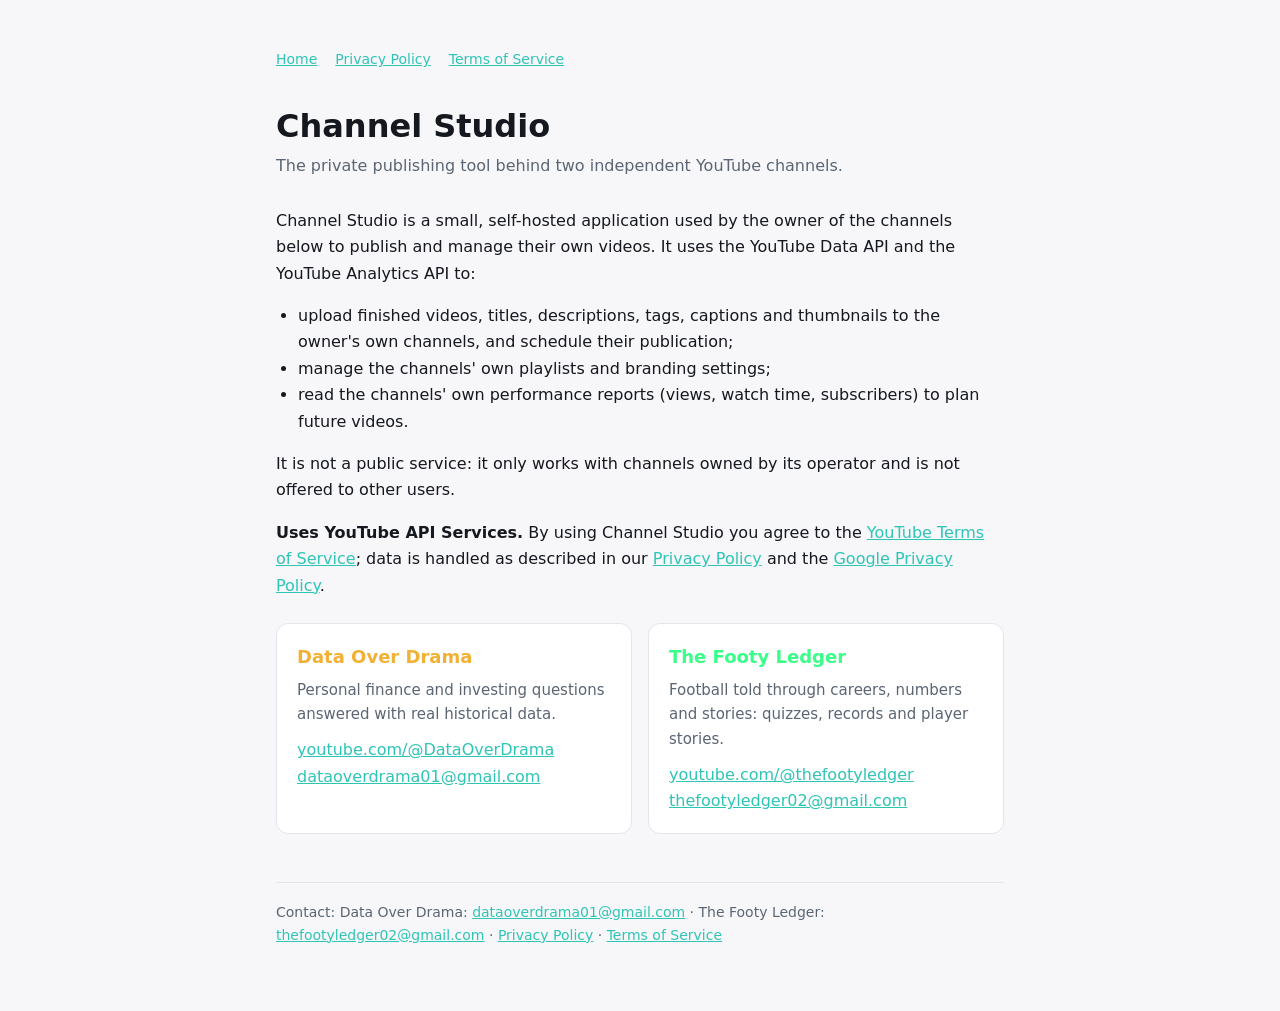
<file: index.html>
<!doctype html>
<html lang="en">
<head>
  <meta charset="utf-8">
  <meta name="viewport" content="width=device-width, initial-scale=1">
  <title>Channel Studio</title>
  <meta name="description" content="Channel Studio is the private publishing tool behind the YouTube channels Data Over Drama and The Footy Ledger.">
  <link rel="stylesheet" href="style.css">
</head>
<body>
<main>
  <header>
    <nav><a href="./">Home</a><a href="privacy.html">Privacy Policy</a><a href="terms.html">Terms of Service</a></nav>
  </header>
  <h1>Channel Studio</h1>
  <p class="sub">The private publishing tool behind two independent YouTube channels.</p>

  <p>Channel Studio is a small, self-hosted application used by the owner of the channels below to publish and manage their own videos. It uses the YouTube Data API and the YouTube Analytics API to:</p>
  <ul>
    <li>upload finished videos, titles, descriptions, tags, captions and thumbnails to the owner's own channels, and schedule their publication;</li>
    <li>manage the channels' own playlists and branding settings;</li>
    <li>read the channels' own performance reports (views, watch time, subscribers) to plan future videos.</li>
  </ul>
  <p>It is not a public service: it only works with channels owned by its operator and is not offered to other users.</p>

  <p><strong>Uses YouTube API Services.</strong> By using Channel Studio you agree to the <a href="https://www.youtube.com/t/terms">YouTube Terms of Service</a>; data is handled as described in our <a href="privacy.html">Privacy Policy</a> and the <a href="http://www.google.com/policies/privacy">Google Privacy Policy</a>.</p>

  <div class="cards">
    <div class="card dod">
      <h3>Data Over Drama</h3>
      <p>Personal finance and investing questions answered with real historical data.</p>
      <a href="https://www.youtube.com/@DataOverDrama">youtube.com/@DataOverDrama</a><br><a href="mailto:dataoverdrama01@gmail.com">dataoverdrama01@gmail.com</a>
    </div>
    <div class="card fl">
      <h3>The Footy Ledger</h3>
      <p>Football told through careers, numbers and stories: quizzes, records and player stories.</p>
      <a href="https://www.youtube.com/@thefootyledger">youtube.com/@thefootyledger</a><br><a href="mailto:thefootyledger02@gmail.com">thefootyledger02@gmail.com</a>
    </div>
  </div>

  <footer>
    Contact: Data Over Drama: <a href="mailto:dataoverdrama01@gmail.com">dataoverdrama01@gmail.com</a> · The Footy Ledger: <a href="mailto:thefootyledger02@gmail.com">thefootyledger02@gmail.com</a> · <a href="privacy.html">Privacy Policy</a> · <a href="terms.html">Terms of Service</a>
  </footer>
</main>
</body>
</html>
</file>
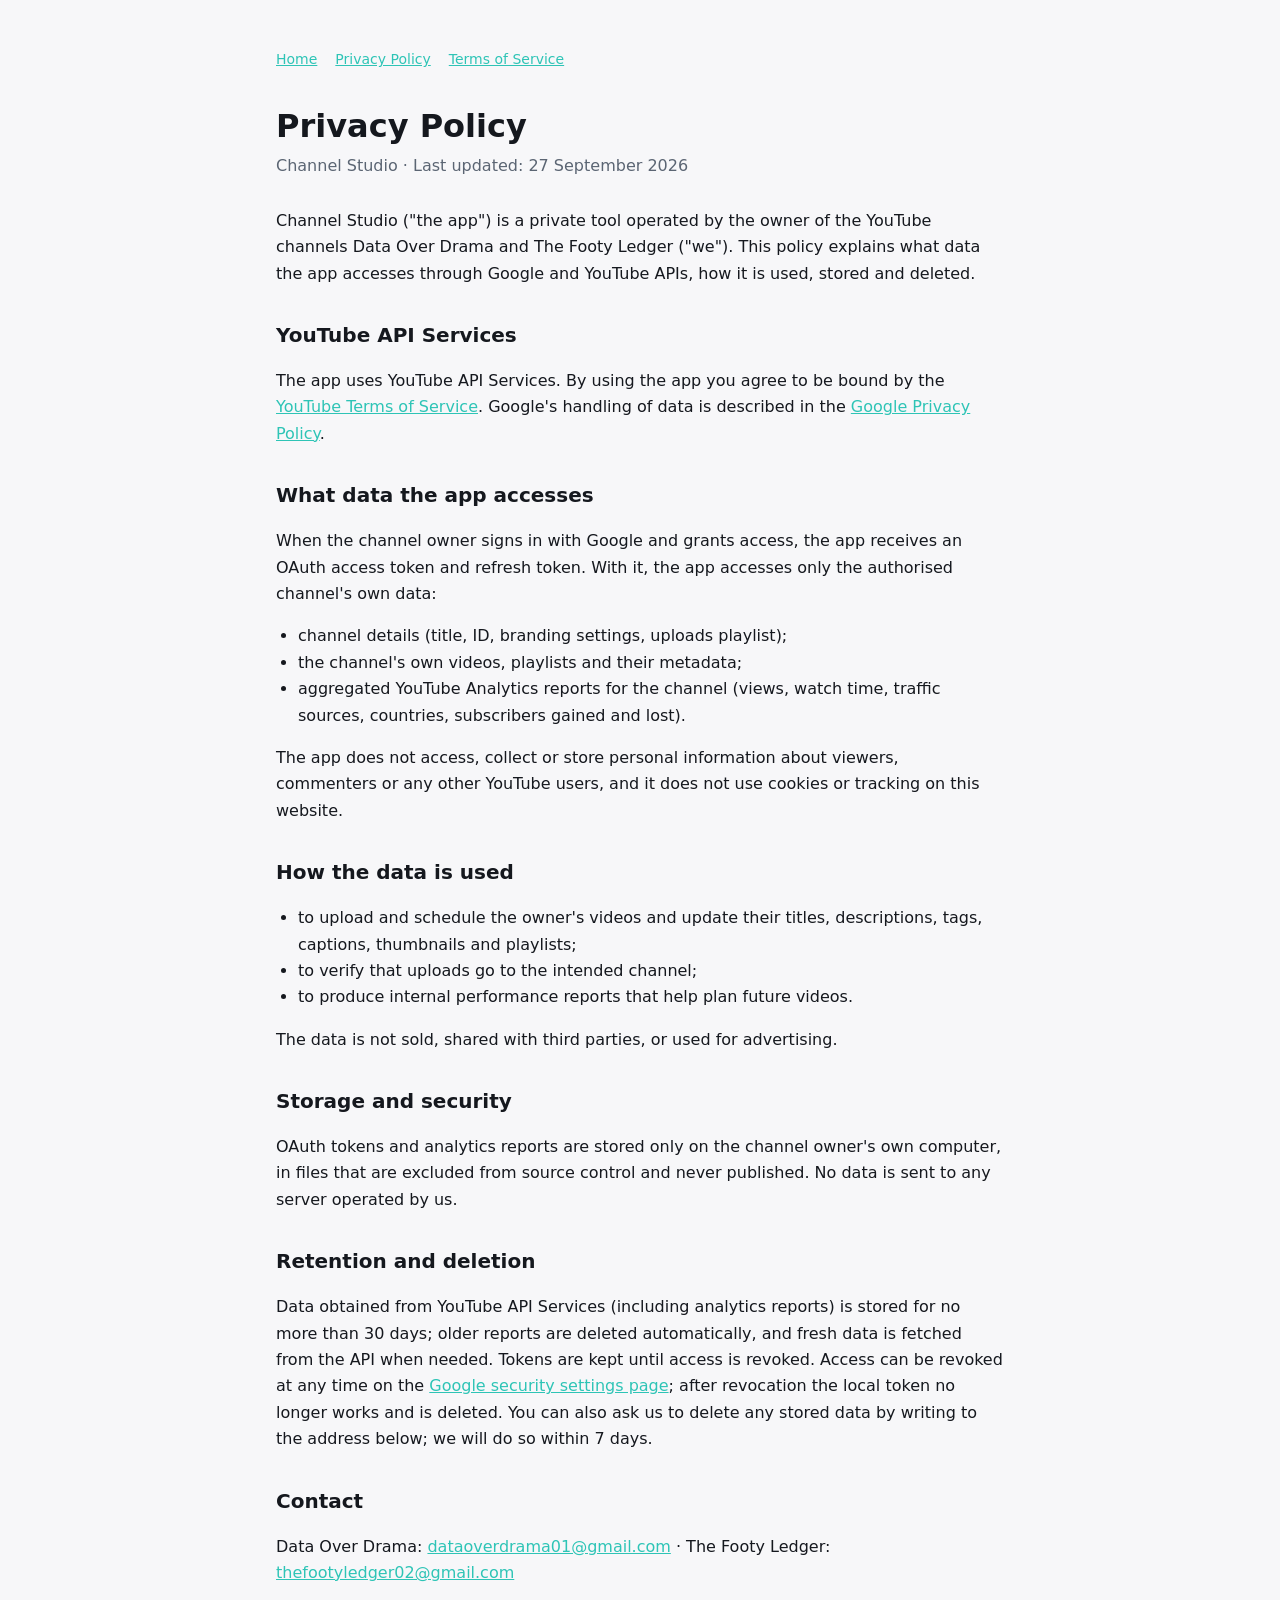
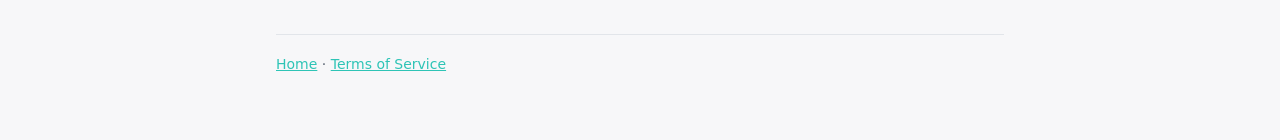
<file: privacy.html>
<!doctype html>
<html lang="en">
<head>
  <meta charset="utf-8">
  <meta name="viewport" content="width=device-width, initial-scale=1">
  <title>Privacy Policy</title>
  <meta name="description" content="Privacy Policy for Channel Studio, the publishing tool of Data Over Drama and The Footy Ledger.">
  <link rel="stylesheet" href="style.css">
</head>
<body>
<main>
  <header>
    <nav><a href="./">Home</a><a href="privacy.html">Privacy Policy</a><a href="terms.html">Terms of Service</a></nav>
  </header>
  <h1>Privacy Policy</h1>
  <p class="sub">Channel Studio · Last updated: 27 September 2026</p>

  <p>Channel Studio ("the app") is a private tool operated by the owner of the YouTube channels Data Over Drama and The Footy Ledger ("we"). This policy explains what data the app accesses through Google and YouTube APIs, how it is used, stored and deleted.</p>

  <h2>YouTube API Services</h2>
  <p>The app uses YouTube API Services. By using the app you agree to be bound by the <a href="https://www.youtube.com/t/terms">YouTube Terms of Service</a>. Google's handling of data is described in the <a href="http://www.google.com/policies/privacy">Google Privacy Policy</a>.</p>

  <h2>What data the app accesses</h2>
  <p>When the channel owner signs in with Google and grants access, the app receives an OAuth access token and refresh token. With it, the app accesses only the authorised channel's own data:</p>
  <ul>
    <li>channel details (title, ID, branding settings, uploads playlist);</li>
    <li>the channel's own videos, playlists and their metadata;</li>
    <li>aggregated YouTube Analytics reports for the channel (views, watch time, traffic sources, countries, subscribers gained and lost).</li>
  </ul>
  <p>The app does not access, collect or store personal information about viewers, commenters or any other YouTube users, and it does not use cookies or tracking on this website.</p>

  <h2>How the data is used</h2>
  <ul>
    <li>to upload and schedule the owner's videos and update their titles, descriptions, tags, captions, thumbnails and playlists;</li>
    <li>to verify that uploads go to the intended channel;</li>
    <li>to produce internal performance reports that help plan future videos.</li>
  </ul>
  <p>The data is not sold, shared with third parties, or used for advertising.</p>

  <h2>Storage and security</h2>
  <p>OAuth tokens and analytics reports are stored only on the channel owner's own computer, in files that are excluded from source control and never published. No data is sent to any server operated by us.</p>

  <h2>Retention and deletion</h2>
  <p>Data obtained from YouTube API Services (including analytics reports) is stored for no more than 30 days; older reports are deleted automatically, and fresh data is fetched from the API when needed. Tokens are kept until access is revoked. Access can be revoked at any time on the <a href="https://security.google.com/settings/security/permissions">Google security settings page</a>; after revocation the local token no longer works and is deleted. You can also ask us to delete any stored data by writing to the address below; we will do so within 7 days.</p>

  <h2>Contact</h2>
  <p>Data Over Drama: <a href="mailto:dataoverdrama01@gmail.com">dataoverdrama01@gmail.com</a> · The Footy Ledger: <a href="mailto:thefootyledger02@gmail.com">thefootyledger02@gmail.com</a></p>

  <footer><a href="./">Home</a> · <a href="terms.html">Terms of Service</a></footer>
</main>
</body>
</html>
</file>
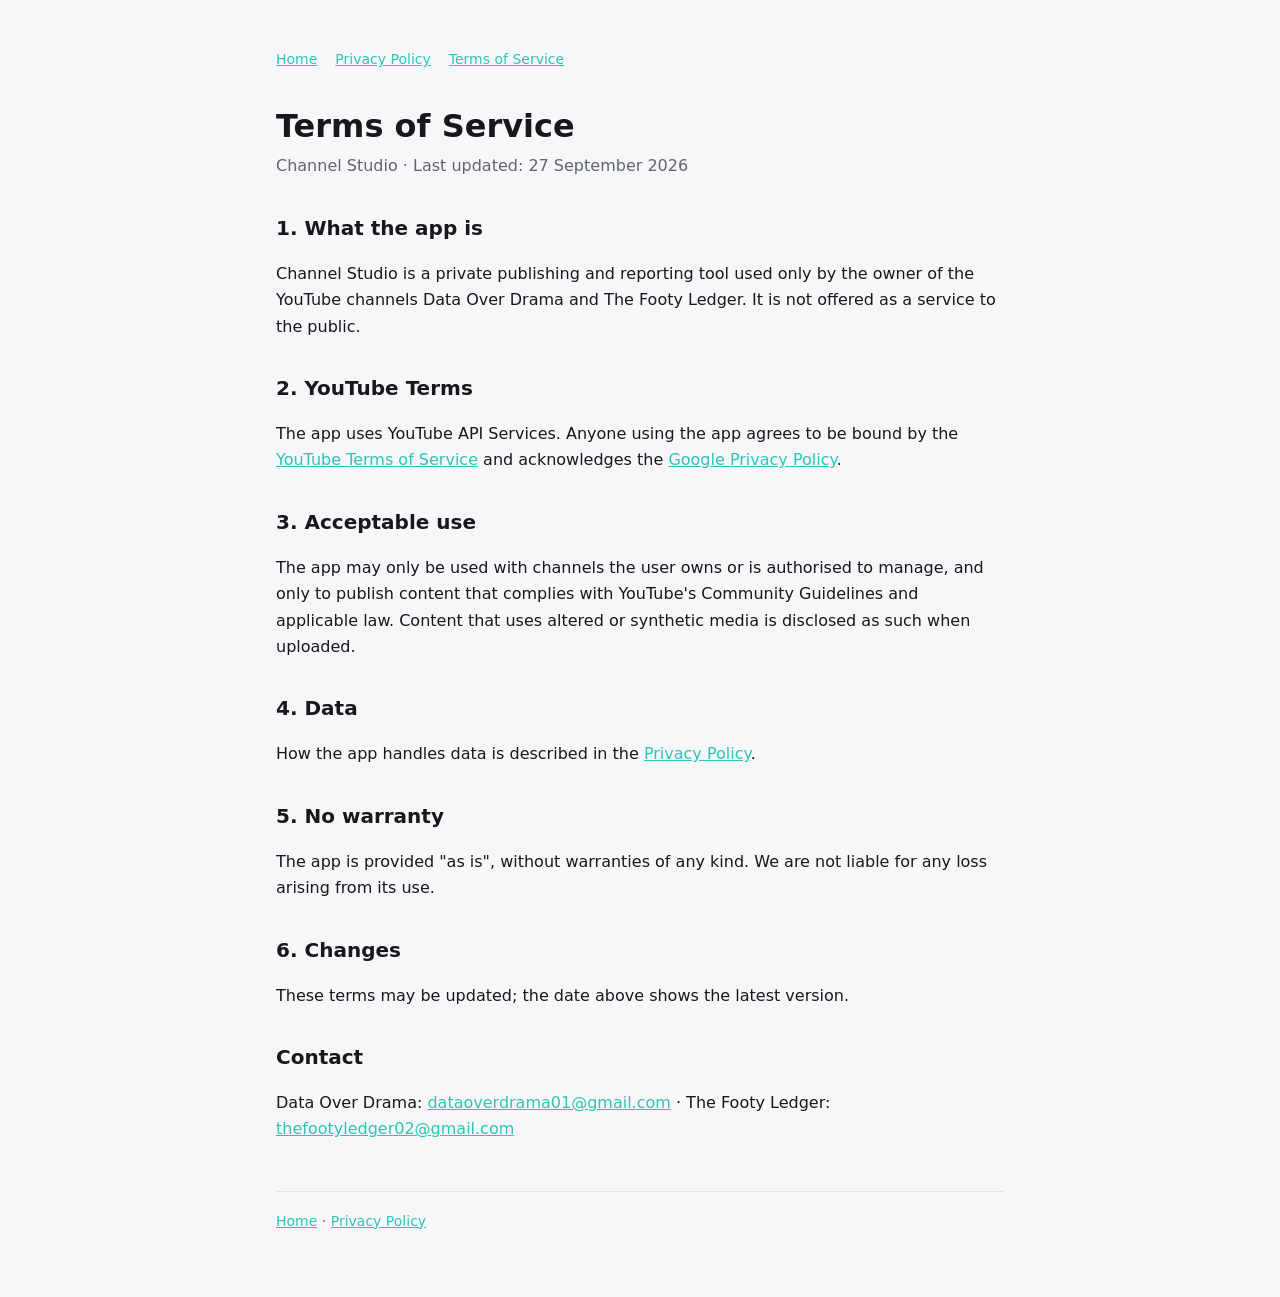
<file: terms.html>
<!doctype html>
<html lang="en">
<head>
  <meta charset="utf-8">
  <meta name="viewport" content="width=device-width, initial-scale=1">
  <title>Terms of Service</title>
  <meta name="description" content="Terms of Service for Channel Studio, the publishing tool of Data Over Drama and The Footy Ledger.">
  <link rel="stylesheet" href="style.css">
</head>
<body>
<main>
  <header>
    <nav><a href="./">Home</a><a href="privacy.html">Privacy Policy</a><a href="terms.html">Terms of Service</a></nav>
  </header>
  <h1>Terms of Service</h1>
  <p class="sub">Channel Studio · Last updated: 27 September 2026</p>

  <h2>1. What the app is</h2>
  <p>Channel Studio is a private publishing and reporting tool used only by the owner of the YouTube channels Data Over Drama and The Footy Ledger. It is not offered as a service to the public.</p>

  <h2>2. YouTube Terms</h2>
  <p>The app uses YouTube API Services. Anyone using the app agrees to be bound by the <a href="https://www.youtube.com/t/terms">YouTube Terms of Service</a> and acknowledges the <a href="http://www.google.com/policies/privacy">Google Privacy Policy</a>.</p>

  <h2>3. Acceptable use</h2>
  <p>The app may only be used with channels the user owns or is authorised to manage, and only to publish content that complies with YouTube's Community Guidelines and applicable law. Content that uses altered or synthetic media is disclosed as such when uploaded.</p>

  <h2>4. Data</h2>
  <p>How the app handles data is described in the <a href="privacy.html">Privacy Policy</a>.</p>

  <h2>5. No warranty</h2>
  <p>The app is provided "as is", without warranties of any kind. We are not liable for any loss arising from its use.</p>

  <h2>6. Changes</h2>
  <p>These terms may be updated; the date above shows the latest version.</p>

  <h2>Contact</h2>
  <p>Data Over Drama: <a href="mailto:dataoverdrama01@gmail.com">dataoverdrama01@gmail.com</a> · The Footy Ledger: <a href="mailto:thefootyledger02@gmail.com">thefootyledger02@gmail.com</a></p>

  <footer><a href="./">Home</a> · <a href="privacy.html">Privacy Policy</a></footer>
</main>
</body>
</html>
</file>
<file: style.css>
:root {
  --bg: #0e1117;
  --panel: #151b26;
  --fg: #eef0f4;
  --muted: #9aa4b2;
  --gold: #f2b134;
  --teal: #2ec4b6;
  --neon: #39ff88;
  --line: #262c36;
}
@media (prefers-color-scheme: light) {
  :root { --bg: #f7f7f9; --panel: #ffffff; --fg: #15181e; --muted: #5b6573; --line: #e2e5ea; }
}
* { box-sizing: border-box; }
body {
  margin: 0;
  background: var(--bg);
  color: var(--fg);
  font: 16px/1.65 system-ui, -apple-system, "Segoe UI", Roboto, Arial, sans-serif;
}
main { max-width: 760px; margin: 0 auto; padding: 48px 16px 64px; }
header nav { display: flex; gap: 18px; flex-wrap: wrap; font-size: 14px; margin-bottom: 36px; }
a { color: var(--teal); }
h1 { font-size: 32px; line-height: 1.2; margin: 0 0 8px; }
h2 { font-size: 20px; margin: 32px 0 8px; }
.sub { color: var(--muted); margin: 0 0 28px; }
.cards { display: grid; grid-template-columns: repeat(auto-fit, minmax(240px, 1fr)); gap: 16px; margin: 24px 0; }
.card { background: var(--panel); border: 1px solid var(--line); border-radius: 12px; padding: 18px 20px; }
.card h3 { margin: 0 0 6px; font-size: 18px; }
.card p { margin: 0 0 10px; color: var(--muted); font-size: 15px; }
.dod h3 { color: var(--gold); }
.fl h3 { color: var(--neon); }
ul { padding-left: 22px; }
footer { margin-top: 48px; padding-top: 18px; border-top: 1px solid var(--line); color: var(--muted); font-size: 14px; }
</file>
